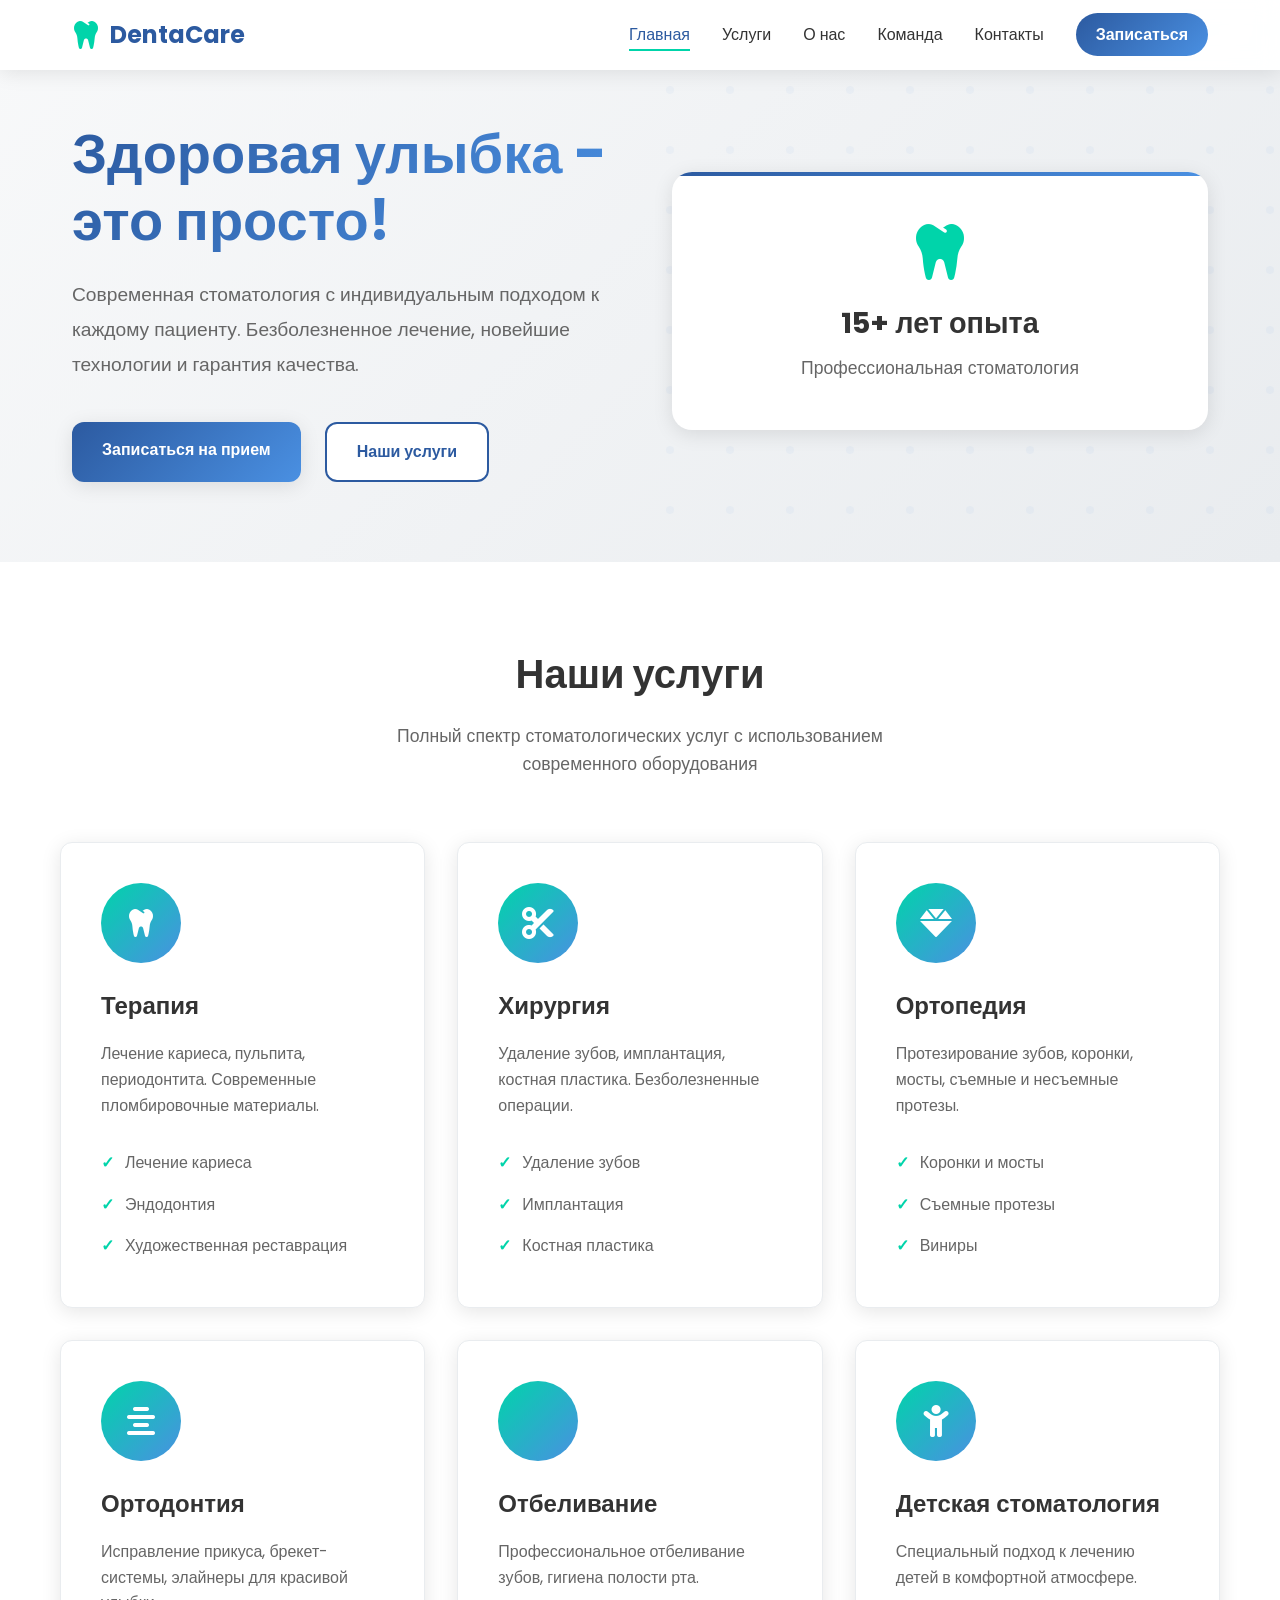
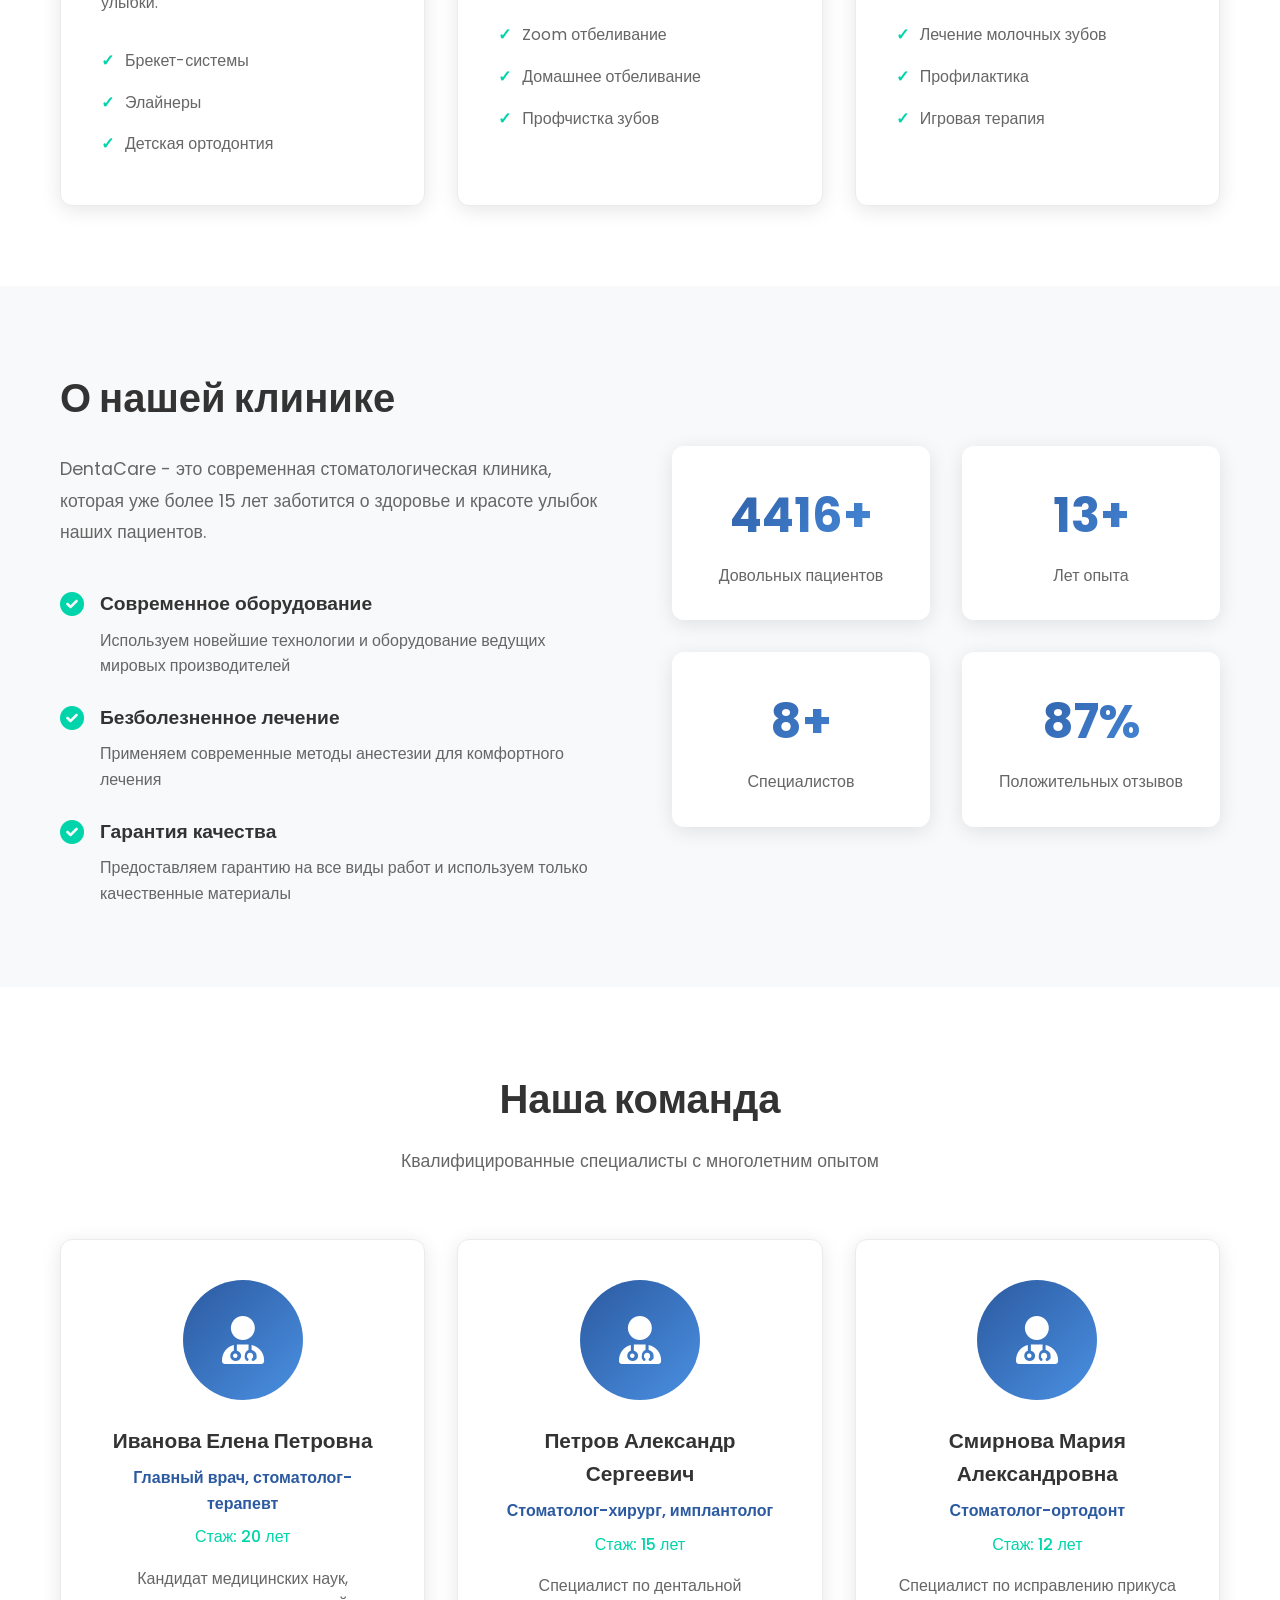
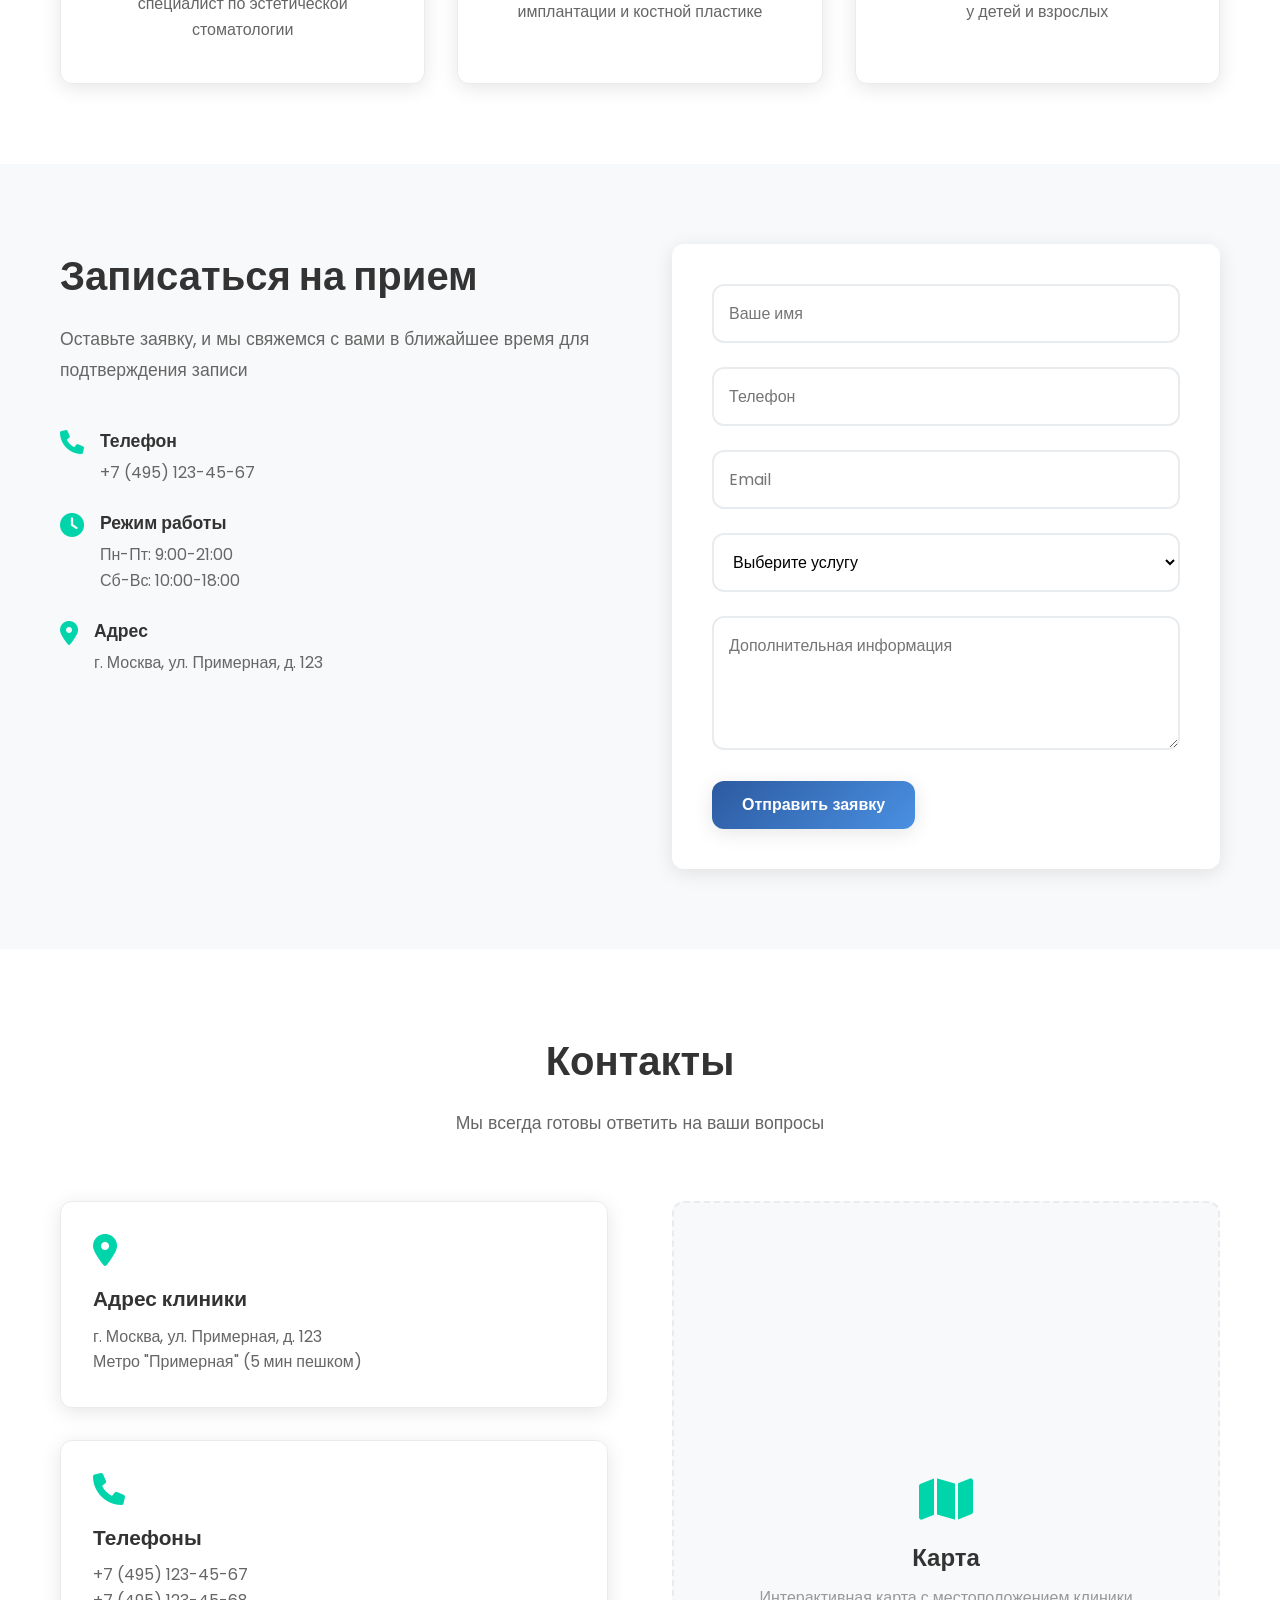
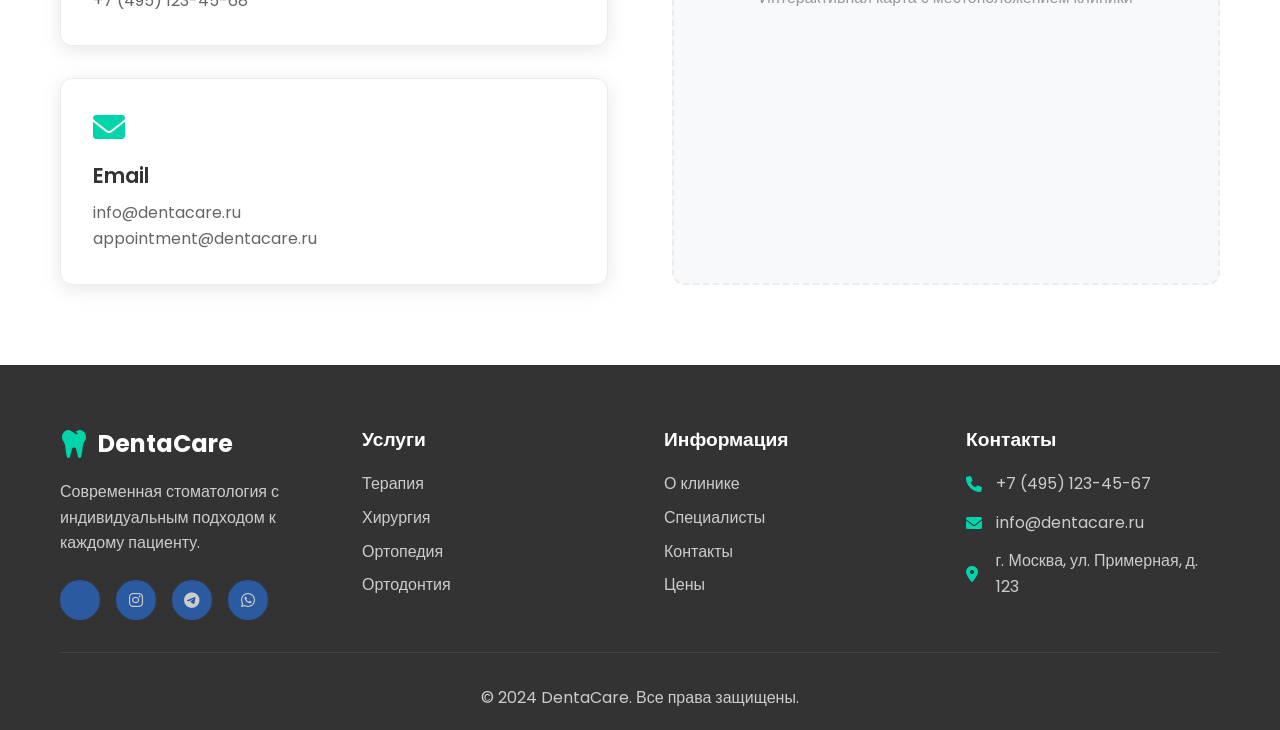
<file: index.html>
<!DOCTYPE html>
<html lang="ru">
<head>
    <meta charset="UTF-8">
    <meta name="viewport" content="width=device-width, initial-scale=1.0">
    <title>DentaCare - Современная стоматология</title>
    <link rel="stylesheet" href="styles.css">
    <link rel="preconnect" href="https://fonts.googleapis.com">
    <link rel="preconnect" href="https://fonts.gstatic.com" crossorigin>
    <link href="https://fonts.googleapis.com/css2?family=Poppins:wght@300;400;500;600;700&display=swap" rel="stylesheet">
    <link rel="stylesheet" href="https://cdnjs.cloudflare.com/ajax/libs/font-awesome/6.0.0/css/all.min.css">
</head>
<body>
    <!-- Navigation -->
    <nav class="navbar">
        <div class="nav-container">
            <div class="nav-logo">
                <i class="fas fa-tooth"></i>
                <span>DentaCare</span>
            </div>
            <ul class="nav-menu">
                <li><a href="#home" class="nav-link">Главная</a></li>
                <li><a href="#services" class="nav-link">Услуги</a></li>
                <li><a href="#about" class="nav-link">О нас</a></li>
                <li><a href="#team" class="nav-link">Команда</a></li>
                <li><a href="#contact" class="nav-link">Контакты</a></li>
                <li><a href="#appointment" class="nav-link btn-appointment">Записаться</a></li>
            </ul>
            <div class="hamburger">
                <span class="bar"></span>
                <span class="bar"></span>
                <span class="bar"></span>
            </div>
        </div>
    </nav>

    <!-- Hero Section -->
    <section id="home" class="hero">
        <div class="hero-content">
            <div class="hero-text">
                <h1>Здоровая улыбка - это просто!</h1>
                <p>Современная стоматология с индивидуальным подходом к каждому пациенту. 
                   Безболезненное лечение, новейшие технологии и гарантия качества.</p>
                <div class="hero-buttons">
                    <a href="#appointment" class="btn btn-primary">Записаться на прием</a>
                    <a href="#services" class="btn btn-secondary">Наши услуги</a>
                </div>
            </div>
            <div class="hero-image">
                <div class="hero-card">
                    <i class="fas fa-tooth hero-icon"></i>
                    <h3>15+ лет опыта</h3>
                    <p>Профессиональная стоматология</p>
                </div>
            </div>
        </div>
    </section>

    <!-- Services Section -->
    <section id="services" class="services">
        <div class="container">
            <div class="section-header">
                <h2>Наши услуги</h2>
                <p>Полный спектр стоматологических услуг с использованием современного оборудования</p>
            </div>
            <div class="services-grid">
                <div class="service-card">
                    <div class="service-icon">
                        <i class="fas fa-tooth"></i>
                    </div>
                    <h3>Терапия</h3>
                    <p>Лечение кариеса, пульпита, периодонтита. Современные пломбировочные материалы.</p>
                    <ul>
                        <li>Лечение кариеса</li>
                        <li>Эндодонтия</li>
                        <li>Художественная реставрация</li>
                    </ul>
                </div>
                <div class="service-card">
                    <div class="service-icon">
                        <i class="fas fa-cut"></i>
                    </div>
                    <h3>Хирургия</h3>
                    <p>Удаление зубов, имплантация, костная пластика. Безболезненные операции.</p>
                    <ul>
                        <li>Удаление зубов</li>
                        <li>Имплантация</li>
                        <li>Костная пластика</li>
                    </ul>
                </div>
                <div class="service-card">
                    <div class="service-icon">
                        <i class="fas fa-gem"></i>
                    </div>
                    <h3>Ортопедия</h3>
                    <p>Протезирование зубов, коронки, мосты, съемные и несъемные протезы.</p>
                    <ul>
                        <li>Коронки и мосты</li>
                        <li>Съемные протезы</li>
                        <li>Виниры</li>
                    </ul>
                </div>
                <div class="service-card">
                    <div class="service-icon">
                        <i class="fas fa-align-center"></i>
                    </div>
                    <h3>Ортодонтия</h3>
                    <p>Исправление прикуса, брекет-системы, элайнеры для красивой улыбки.</p>
                    <ul>
                        <li>Брекет-системы</li>
                        <li>Элайнеры</li>
                        <li>Детская ортодонтия</li>
                    </ul>
                </div>
                <div class="service-card">
                    <div class="service-icon">
                        <i class="fas fa-sparkles"></i>
                    </div>
                    <h3>Отбеливание</h3>
                    <p>Профессиональное отбеливание зубов, гигиена полости рта.</p>
                    <ul>
                        <li>Zoom отбеливание</li>
                        <li>Домашнее отбеливание</li>
                        <li>Профчистка зубов</li>
                    </ul>
                </div>
                <div class="service-card">
                    <div class="service-icon">
                        <i class="fas fa-child"></i>
                    </div>
                    <h3>Детская стоматология</h3>
                    <p>Специальный подход к лечению детей в комфортной атмосфере.</p>
                    <ul>
                        <li>Лечение молочных зубов</li>
                        <li>Профилактика</li>
                        <li>Игровая терапия</li>
                    </ul>
                </div>
            </div>
        </div>
    </section>

    <!-- About Section -->
    <section id="about" class="about">
        <div class="container">
            <div class="about-content">
                <div class="about-text">
                    <h2>О нашей клинике</h2>
                    <p>DentaCare - это современная стоматологическая клиника, которая уже более 15 лет заботится о здоровье и красоте улыбок наших пациентов.</p>
                    <div class="about-features">
                        <div class="feature">
                            <i class="fas fa-check-circle"></i>
                            <div>
                                <h4>Современное оборудование</h4>
                                <p>Используем новейшие технологии и оборудование ведущих мировых производителей</p>
                            </div>
                        </div>
                        <div class="feature">
                            <i class="fas fa-check-circle"></i>
                            <div>
                                <h4>Безболезненное лечение</h4>
                                <p>Применяем современные методы анестезии для комфортного лечения</p>
                            </div>
                        </div>
                        <div class="feature">
                            <i class="fas fa-check-circle"></i>
                            <div>
                                <h4>Гарантия качества</h4>
                                <p>Предоставляем гарантию на все виды работ и используем только качественные материалы</p>
                            </div>
                        </div>
                    </div>
                </div>
                <div class="about-stats">
                    <div class="stat">
                        <div class="stat-number">5000+</div>
                        <div class="stat-label">Довольных пациентов</div>
                    </div>
                    <div class="stat">
                        <div class="stat-number">15+</div>
                        <div class="stat-label">Лет опыта</div>
                    </div>
                    <div class="stat">
                        <div class="stat-number">10+</div>
                        <div class="stat-label">Специалистов</div>
                    </div>
                    <div class="stat">
                        <div class="stat-number">99%</div>
                        <div class="stat-label">Положительных отзывов</div>
                    </div>
                </div>
            </div>
        </div>
    </section>

    <!-- Team Section -->
    <section id="team" class="team">
        <div class="container">
            <div class="section-header">
                <h2>Наша команда</h2>
                <p>Квалифицированные специалисты с многолетним опытом</p>
            </div>
            <div class="team-grid">
                <div class="team-card">
                    <div class="doctor-image">
                        <i class="fas fa-user-md"></i>
                    </div>
                    <h3>Иванова Елена Петровна</h3>
                    <p class="position">Главный врач, стоматолог-терапевт</p>
                    <p class="experience">Стаж: 20 лет</p>
                    <p>Кандидат медицинских наук, специалист по эстетической стоматологии</p>
                </div>
                <div class="team-card">
                    <div class="doctor-image">
                        <i class="fas fa-user-md"></i>
                    </div>
                    <h3>Петров Александр Сергеевич</h3>
                    <p class="position">Стоматолог-хирург, имплантолог</p>
                    <p class="experience">Стаж: 15 лет</p>
                    <p>Специалист по дентальной имплантации и костной пластике</p>
                </div>
                <div class="team-card">
                    <div class="doctor-image">
                        <i class="fas fa-user-md"></i>
                    </div>
                    <h3>Смирнова Мария Александровна</h3>
                    <p class="position">Стоматолог-ортодонт</p>
                    <p class="experience">Стаж: 12 лет</p>
                    <p>Специалист по исправлению прикуса у детей и взрослых</p>
                </div>
            </div>
        </div>
    </section>

    <!-- Appointment Section -->
    <section id="appointment" class="appointment">
        <div class="container">
            <div class="appointment-content">
                <div class="appointment-info">
                    <h2>Записаться на прием</h2>
                    <p>Оставьте заявку, и мы свяжемся с вами в ближайшее время для подтверждения записи</p>
                    <div class="contact-info">
                        <div class="contact-item">
                            <i class="fas fa-phone"></i>
                            <div>
                                <h4>Телефон</h4>
                                <p>+7 (495) 123-45-67</p>
                            </div>
                        </div>
                        <div class="contact-item">
                            <i class="fas fa-clock"></i>
                            <div>
                                <h4>Режим работы</h4>
                                <p>Пн-Пт: 9:00-21:00<br>Сб-Вс: 10:00-18:00</p>
                            </div>
                        </div>
                        <div class="contact-item">
                            <i class="fas fa-map-marker-alt"></i>
                            <div>
                                <h4>Адрес</h4>
                                <p>г. Москва, ул. Примерная, д. 123</p>
                            </div>
                        </div>
                    </div>
                </div>
                <div class="appointment-form">
                    <form id="appointmentForm">
                        <div class="form-group">
                            <input type="text" id="name" name="name" placeholder="Ваше имя" required>
                        </div>
                        <div class="form-group">
                            <input type="tel" id="phone" name="phone" placeholder="Телефон" required>
                        </div>
                        <div class="form-group">
                            <input type="email" id="email" name="email" placeholder="Email">
                        </div>
                        <div class="form-group">
                            <select id="service" name="service" required>
                                <option value="">Выберите услугу</option>
                                <option value="therapy">Терапия</option>
                                <option value="surgery">Хирургия</option>
                                <option value="orthopedics">Ортопедия</option>
                                <option value="orthodontics">Ортодонтия</option>
                                <option value="whitening">Отбеливание</option>
                                <option value="children">Детская стоматология</option>
                            </select>
                        </div>
                        <div class="form-group">
                            <textarea id="message" name="message" placeholder="Дополнительная информация" rows="4"></textarea>
                        </div>
                        <button type="submit" class="btn btn-primary">Отправить заявку</button>
                    </form>
                </div>
            </div>
        </div>
    </section>

    <!-- Contact Section -->
    <section id="contact" class="contact">
        <div class="container">
            <div class="section-header">
                <h2>Контакты</h2>
                <p>Мы всегда готовы ответить на ваши вопросы</p>
            </div>
            <div class="contact-content">
                <div class="contact-details">
                    <div class="contact-card">
                        <i class="fas fa-map-marker-alt"></i>
                        <h3>Адрес клиники</h3>
                        <p>г. Москва, ул. Примерная, д. 123<br>Метро "Примерная" (5 мин пешком)</p>
                    </div>
                    <div class="contact-card">
                        <i class="fas fa-phone"></i>
                        <h3>Телефоны</h3>
                        <p>+7 (495) 123-45-67<br>+7 (495) 123-45-68</p>
                    </div>
                    <div class="contact-card">
                        <i class="fas fa-envelope"></i>
                        <h3>Email</h3>
                        <p>info@dentacare.ru<br>appointment@dentacare.ru</p>
                    </div>
                </div>
                <div class="map-placeholder">
                    <div class="map-content">
                        <i class="fas fa-map"></i>
                        <h3>Карта</h3>
                        <p>Интерактивная карта с местоположением клиники</p>
                    </div>
                </div>
            </div>
        </div>
    </section>

    <!-- Footer -->
    <footer class="footer">
        <div class="container">
            <div class="footer-content">
                <div class="footer-section">
                    <div class="footer-logo">
                        <i class="fas fa-tooth"></i>
                        <span>DentaCare</span>
                    </div>
                    <p>Современная стоматология с индивидуальным подходом к каждому пациенту.</p>
                    <div class="social-links">
                        <a href="#"><i class="fab fa-vkontakte"></i></a>
                        <a href="#"><i class="fab fa-instagram"></i></a>
                        <a href="#"><i class="fab fa-telegram"></i></a>
                        <a href="#"><i class="fab fa-whatsapp"></i></a>
                    </div>
                </div>
                <div class="footer-section">
                    <h3>Услуги</h3>
                    <ul>
                        <li><a href="#services">Терапия</a></li>
                        <li><a href="#services">Хирургия</a></li>
                        <li><a href="#services">Ортопедия</a></li>
                        <li><a href="#services">Ортодонтия</a></li>
                    </ul>
                </div>
                <div class="footer-section">
                    <h3>Информация</h3>
                    <ul>
                        <li><a href="#about">О клинике</a></li>
                        <li><a href="#team">Специалисты</a></li>
                        <li><a href="#contact">Контакты</a></li>
                        <li><a href="#">Цены</a></li>
                    </ul>
                </div>
                <div class="footer-section">
                    <h3>Контакты</h3>
                    <div class="footer-contact">
                        <p><i class="fas fa-phone"></i> +7 (495) 123-45-67</p>
                        <p><i class="fas fa-envelope"></i> info@dentacare.ru</p>
                        <p><i class="fas fa-map-marker-alt"></i> г. Москва, ул. Примерная, д. 123</p>
                    </div>
                </div>
            </div>
            <div class="footer-bottom">
                <p>&copy; 2024 DentaCare. Все права защищены.</p>
            </div>
        </div>
    </footer>

    <script src="script.js"></script>
</body>
</html>
</file>
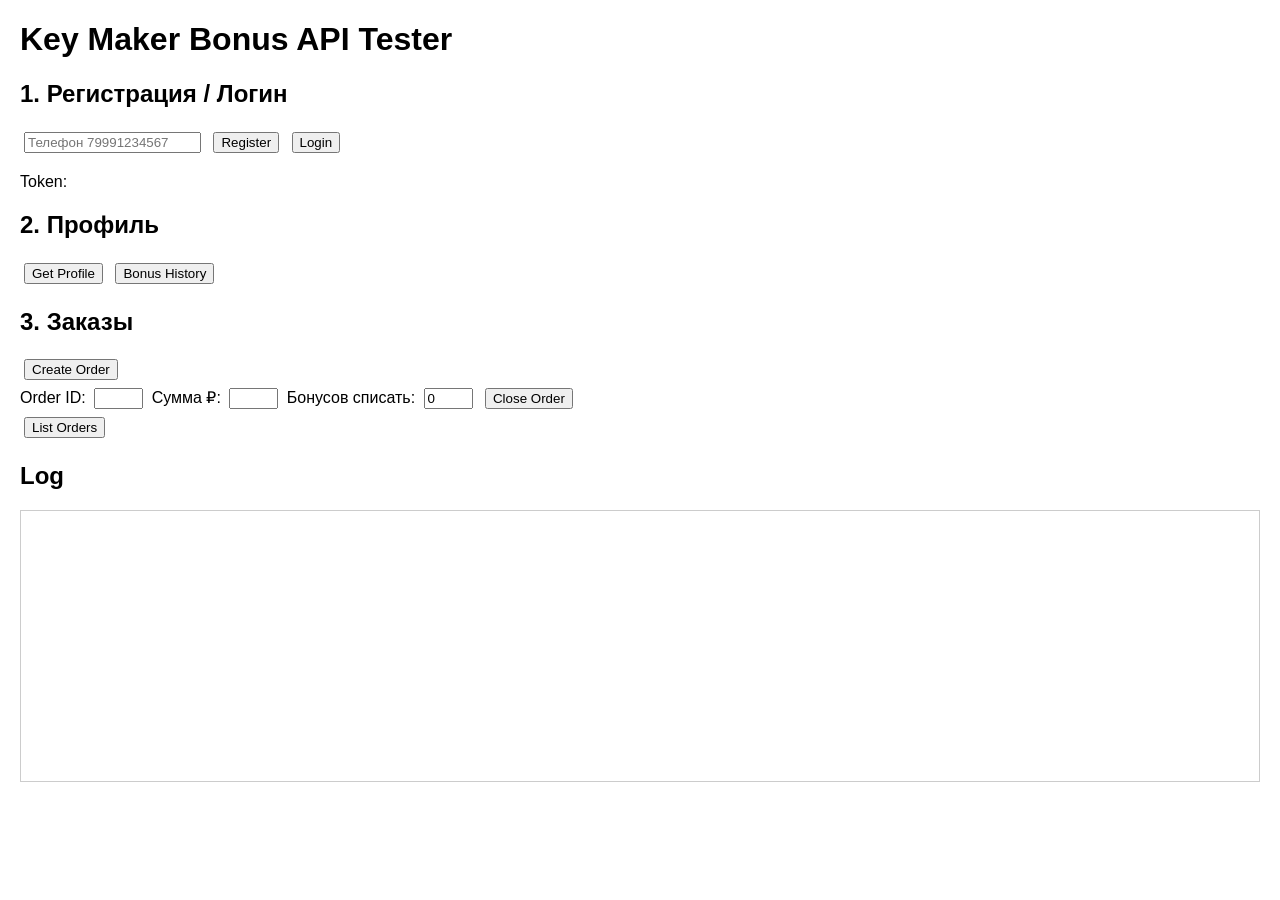
<file: app/static/index.html>
<!DOCTYPE html>
<html lang="ru">
<head>
  <meta charset="UTF-8" />
  <title>Key Maker Bonus Tester</title>
  <style>
    body { font-family: Arial, sans-serif; margin: 20px; }
    input, button { margin: 4px; }
    #log { white-space: pre-wrap; border: 1px solid #ccc; padding: 10px; height: 250px; overflow-y: auto; }
  </style>
</head>
<body>
  <h1>Key Maker Bonus API Tester</h1>

  <section>
    <h2>1. Регистрация / Логин</h2>
    <input type="text" id="phone" placeholder="Телефон 79991234567" />
    <button onclick="register()">Register</button>
    <button onclick="login()">Login</button>
    <p>Token: <span id="token"></span></p>
  </section>

  <section>
    <h2>2. Профиль</h2>
    <button onclick="getProfile()">Get Profile</button>
    <button onclick="getTransactions()">Bonus History</button>
  </section>

  <section>
    <h2>3. Заказы</h2>
    <button onclick="createOrder()">Create Order</button><br />
    Order ID: <input id="orderId" size="4" /> Сумма ₽: <input id="amount" size="4" /> Бонусов списать: <input id="bonusSpend" size="4" value="0" />
    <button onclick="closeOrder()">Close Order</button><br />
    <button onclick="listOrders()">List Orders</button>
  </section>

  <h2>Log</h2>
  <div id="log"></div>

  <script>
    const apiBase = ""; // same origin

    function log(msg) {
      const el = document.getElementById('log');
      el.textContent += `\n${msg}`;
      el.scrollTop = el.scrollHeight;
    }

    function setToken(tok) {
      localStorage.setItem('token', tok);
      document.getElementById('token').textContent = tok.slice(0, 40) + '...';
    }

    function getHeaders() {
      const token = localStorage.getItem('token');
      return token ? { 'Authorization': `Bearer ${token}`, 'Content-Type': 'application/json' } : { 'Content-Type': 'application/json' };
    }

    async function register() {
      const phone = document.getElementById('phone').value.trim();
      const res = await fetch(apiBase + '/auth/register', {
        method: 'POST',
        headers: { 'Content-Type': 'application/json' },
        body: JSON.stringify({ phone })
      });
      const data = await res.json();
      if (res.ok) { setToken(data.access_token); log('Registered OK'); }
      else { log('Register error: ' + JSON.stringify(data)); }
    }

    async function login() {
      const phone = document.getElementById('phone').value.trim();
      const res = await fetch(apiBase + '/auth/login', {
        method: 'POST',
        headers: { 'Content-Type': 'application/json' },
        body: JSON.stringify({ phone })
      });
      const data = await res.json();
      if (res.ok) { setToken(data.access_token); log('Logged in'); }
      else { log('Login error: ' + JSON.stringify(data)); }
    }

    async function getProfile() {
      const res = await fetch(apiBase + '/profile', { headers: getHeaders() });
      log('Profile: ' + JSON.stringify(await res.json()));
    }

    async function getTransactions() {
      const res = await fetch(apiBase + '/profile/transactions', { headers: getHeaders() });
      log('Transactions: ' + JSON.stringify(await res.json()));
    }

    async function createOrder() {
      const res = await fetch(apiBase + '/orders', {
        method: 'POST',
        headers: getHeaders(),
        body: JSON.stringify({ amount_rub: 0 })
      });
      const data = await res.json();
      log('Order created: ' + JSON.stringify(data));
      document.getElementById('orderId').value = data.id;
    }

    async function closeOrder() {
      const id = document.getElementById('orderId').value;
      const amount = parseInt(document.getElementById('amount').value || '0');
      const spend = parseInt(document.getElementById('bonusSpend').value || '0');
      const res = await fetch(apiBase + `/orders/${id}/close`, {
        method: 'POST',
        headers: getHeaders(),
        body: JSON.stringify({ amount_rub: amount, bonus_to_spend: spend })
      });
      log('Close order resp: ' + JSON.stringify(await res.json()));
    }

    async function listOrders() {
      const res = await fetch(apiBase + '/orders', { headers: getHeaders() });
      log('Orders: ' + JSON.stringify(await res.json()));
    }
  </script>
</body>
</html>
</file>
<file: styles.css>
* {
    margin: 0;
    padding: 0;
    box-sizing: border-box;
}

:root {
    --primary-color: #2c5aa0;
    --secondary-color: #4a90e2;
    --accent-color: #00d4aa;
    --text-dark: #333333;
    --text-light: #666666;
    --text-muted: #999999;
    --white: #ffffff;
    --light-bg: #f8f9fa;
    --border-color: #e9ecef;
    --shadow: 0 4px 20px rgba(0, 0, 0, 0.1);
    --shadow-hover: 0 8px 30px rgba(0, 0, 0, 0.15);
    --gradient: linear-gradient(135deg, var(--primary-color), var(--secondary-color));
    --border-radius: 12px;
    --transition: all 0.3s ease;
}

body {
    font-family: 'Poppins', sans-serif;
    line-height: 1.6;
    color: var(--text-dark);
}

html {
    scroll-behavior: smooth;
}

.container {
    max-width: 1200px;
    margin: 0 auto;
    padding: 0 20px;
}

/* Navigation */
.navbar {
    position: fixed;
    top: 0;
    width: 100%;
    background: rgba(255, 255, 255, 0.95);
    backdrop-filter: blur(10px);
    z-index: 1000;
    transition: var(--transition);
    box-shadow: 0 2px 20px rgba(0, 0, 0, 0.1);
}

.nav-container {
    display: flex;
    justify-content: space-between;
    align-items: center;
    padding: 1rem 2rem;
    max-width: 1200px;
    margin: 0 auto;
}

.nav-logo {
    display: flex;
    align-items: center;
    gap: 10px;
    font-size: 1.5rem;
    font-weight: 700;
    color: var(--primary-color);
}

.nav-logo i {
    font-size: 2rem;
    color: var(--accent-color);
}

.nav-menu {
    display: flex;
    list-style: none;
    gap: 2rem;
    align-items: center;
}

.nav-link {
    text-decoration: none;
    color: var(--text-dark);
    font-weight: 500;
    transition: var(--transition);
    position: relative;
}

.nav-link:hover {
    color: var(--primary-color);
}

.nav-link::after {
    content: '';
    position: absolute;
    bottom: -5px;
    left: 0;
    width: 0;
    height: 2px;
    background: var(--accent-color);
    transition: var(--transition);
}

.nav-link:hover::after {
    width: 100%;
}

.btn-appointment {
    background: var(--gradient);
    color: var(--white) !important;
    padding: 10px 20px;
    border-radius: 25px;
    font-weight: 600;
}

.btn-appointment::after {
    display: none;
}

.btn-appointment:hover {
    transform: translateY(-2px);
    box-shadow: var(--shadow-hover);
}

.hamburger {
    display: none;
    flex-direction: column;
    cursor: pointer;
}

.bar {
    width: 25px;
    height: 3px;
    background: var(--text-dark);
    margin: 3px 0;
    transition: var(--transition);
}

/* Hero Section */
.hero {
    padding: 120px 0 80px;
    background: linear-gradient(135deg, #f8f9fa 0%, #e9ecef 100%);
    position: relative;
    overflow: hidden;
}

.hero::before {
    content: '';
    position: absolute;
    top: 0;
    right: 0;
    width: 50%;
    height: 100%;
    background: url("data:image/svg+xml,%3Csvg width='60' height='60' viewBox='0 0 60 60' xmlns='http://www.w3.org/2000/svg'%3E%3Cg fill='none' fill-rule='evenodd'%3E%3Cg fill='%234a90e2' fill-opacity='0.05'%3E%3Ccircle cx='30' cy='30' r='4'/%3E%3C/g%3E%3C/g%3E%3C/svg%3E") repeat;
}

.hero-content {
    display: grid;
    grid-template-columns: 1fr 1fr;
    gap: 4rem;
    align-items: center;
    max-width: 1200px;
    margin: 0 auto;
    padding: 0 2rem;
    position: relative;
    z-index: 1;
}

.hero-text h1 {
    font-size: 3.5rem;
    font-weight: 700;
    line-height: 1.2;
    margin-bottom: 1.5rem;
    background: var(--gradient);
    -webkit-background-clip: text;
    -webkit-text-fill-color: transparent;
    background-clip: text;
}

.hero-text p {
    font-size: 1.2rem;
    color: var(--text-light);
    margin-bottom: 2.5rem;
    line-height: 1.8;
}

.hero-buttons {
    display: flex;
    gap: 1.5rem;
}

.btn {
    display: inline-block;
    padding: 15px 30px;
    text-decoration: none;
    border-radius: var(--border-radius);
    font-weight: 600;
    transition: var(--transition);
    border: none;
    cursor: pointer;
    font-size: 1rem;
}

.btn-primary {
    background: var(--gradient);
    color: var(--white);
    box-shadow: var(--shadow);
}

.btn-primary:hover {
    transform: translateY(-3px);
    box-shadow: var(--shadow-hover);
}

.btn-secondary {
    background: var(--white);
    color: var(--primary-color);
    border: 2px solid var(--primary-color);
}

.btn-secondary:hover {
    background: var(--primary-color);
    color: var(--white);
}

.hero-card {
    background: var(--white);
    padding: 3rem 2rem;
    border-radius: 20px;
    box-shadow: var(--shadow);
    text-align: center;
    position: relative;
    overflow: hidden;
}

.hero-card::before {
    content: '';
    position: absolute;
    top: 0;
    left: 0;
    right: 0;
    height: 4px;
    background: var(--gradient);
}

.hero-icon {
    font-size: 4rem;
    color: var(--accent-color);
    margin-bottom: 1rem;
}

.hero-card h3 {
    font-size: 1.8rem;
    font-weight: 700;
    margin-bottom: 0.5rem;
    color: var(--text-dark);
}

.hero-card p {
    color: var(--text-light);
    font-size: 1.1rem;
}

/* Section Header */
.section-header {
    text-align: center;
    margin-bottom: 4rem;
}

.section-header h2 {
    font-size: 2.5rem;
    font-weight: 700;
    margin-bottom: 1rem;
    color: var(--text-dark);
}

.section-header p {
    font-size: 1.1rem;
    color: var(--text-light);
    max-width: 600px;
    margin: 0 auto;
}

/* Services Section */
.services {
    padding: 80px 0;
    background: var(--white);
}

.services-grid {
    display: grid;
    grid-template-columns: repeat(auto-fit, minmax(350px, 1fr));
    gap: 2rem;
}

.service-card {
    background: var(--white);
    padding: 2.5rem;
    border-radius: var(--border-radius);
    box-shadow: var(--shadow);
    transition: var(--transition);
    border: 1px solid var(--border-color);
    position: relative;
    overflow: hidden;
}

.service-card::before {
    content: '';
    position: absolute;
    top: 0;
    left: 0;
    right: 0;
    height: 3px;
    background: var(--gradient);
    transform: scaleX(0);
    transition: var(--transition);
}

.service-card:hover::before {
    transform: scaleX(1);
}

.service-card:hover {
    transform: translateY(-5px);
    box-shadow: var(--shadow-hover);
}

.service-icon {
    width: 80px;
    height: 80px;
    background: linear-gradient(135deg, var(--accent-color), var(--secondary-color));
    border-radius: 50%;
    display: flex;
    align-items: center;
    justify-content: center;
    margin-bottom: 1.5rem;
}

.service-icon i {
    font-size: 2rem;
    color: var(--white);
}

.service-card h3 {
    font-size: 1.5rem;
    font-weight: 600;
    margin-bottom: 1rem;
    color: var(--text-dark);
}

.service-card > p {
    color: var(--text-light);
    margin-bottom: 1.5rem;
    line-height: 1.6;
}

.service-card ul {
    list-style: none;
}

.service-card li {
    padding: 0.5rem 0;
    color: var(--text-light);
    position: relative;
    padding-left: 1.5rem;
}

.service-card li::before {
    content: '✓';
    position: absolute;
    left: 0;
    color: var(--accent-color);
    font-weight: bold;
}

/* About Section */
.about {
    padding: 80px 0;
    background: var(--light-bg);
}

.about-content {
    display: grid;
    grid-template-columns: 1fr 1fr;
    gap: 4rem;
    align-items: center;
}

.about-text h2 {
    font-size: 2.5rem;
    font-weight: 700;
    margin-bottom: 1.5rem;
    color: var(--text-dark);
}

.about-text > p {
    font-size: 1.1rem;
    color: var(--text-light);
    margin-bottom: 2.5rem;
    line-height: 1.8;
}

.about-features {
    display: flex;
    flex-direction: column;
    gap: 1.5rem;
}

.feature {
    display: flex;
    align-items: flex-start;
    gap: 1rem;
}

.feature i {
    font-size: 1.5rem;
    color: var(--accent-color);
    margin-top: 0.2rem;
}

.feature h4 {
    font-size: 1.2rem;
    font-weight: 600;
    margin-bottom: 0.5rem;
    color: var(--text-dark);
}

.feature p {
    color: var(--text-light);
    line-height: 1.6;
}

.about-stats {
    display: grid;
    grid-template-columns: 1fr 1fr;
    gap: 2rem;
}

.stat {
    background: var(--white);
    padding: 2rem;
    border-radius: var(--border-radius);
    text-align: center;
    box-shadow: var(--shadow);
    transition: var(--transition);
}

.stat:hover {
    transform: translateY(-5px);
    box-shadow: var(--shadow-hover);
}

.stat-number {
    font-size: 3rem;
    font-weight: 700;
    background: var(--gradient);
    -webkit-background-clip: text;
    -webkit-text-fill-color: transparent;
    background-clip: text;
    margin-bottom: 0.5rem;
}

.stat-label {
    color: var(--text-light);
    font-weight: 500;
}

/* Team Section */
.team {
    padding: 80px 0;
    background: var(--white);
}

.team-grid {
    display: grid;
    grid-template-columns: repeat(auto-fit, minmax(300px, 1fr));
    gap: 2rem;
}

.team-card {
    background: var(--white);
    padding: 2.5rem;
    border-radius: var(--border-radius);
    box-shadow: var(--shadow);
    text-align: center;
    transition: var(--transition);
    border: 1px solid var(--border-color);
}

.team-card:hover {
    transform: translateY(-5px);
    box-shadow: var(--shadow-hover);
}

.doctor-image {
    width: 120px;
    height: 120px;
    background: var(--gradient);
    border-radius: 50%;
    display: flex;
    align-items: center;
    justify-content: center;
    margin: 0 auto 1.5rem;
}

.doctor-image i {
    font-size: 3rem;
    color: var(--white);
}

.team-card h3 {
    font-size: 1.3rem;
    font-weight: 600;
    margin-bottom: 0.5rem;
    color: var(--text-dark);
}

.position {
    color: var(--primary-color);
    font-weight: 600;
    margin-bottom: 0.5rem;
}

.experience {
    color: var(--accent-color);
    font-weight: 500;
    margin-bottom: 1rem;
}

.team-card > p:last-child {
    color: var(--text-light);
    line-height: 1.6;
}

/* Appointment Section */
.appointment {
    padding: 80px 0;
    background: var(--light-bg);
}

.appointment-content {
    display: grid;
    grid-template-columns: 1fr 1fr;
    gap: 4rem;
    align-items: flex-start;
}

.appointment-info h2 {
    font-size: 2.5rem;
    font-weight: 700;
    margin-bottom: 1rem;
    color: var(--text-dark);
}

.appointment-info > p {
    font-size: 1.1rem;
    color: var(--text-light);
    margin-bottom: 2.5rem;
    line-height: 1.8;
}

.contact-info {
    display: flex;
    flex-direction: column;
    gap: 1.5rem;
}

.contact-item {
    display: flex;
    align-items: flex-start;
    gap: 1rem;
}

.contact-item i {
    font-size: 1.5rem;
    color: var(--accent-color);
    margin-top: 0.2rem;
}

.contact-item h4 {
    font-size: 1.1rem;
    font-weight: 600;
    margin-bottom: 0.3rem;
    color: var(--text-dark);
}

.contact-item p {
    color: var(--text-light);
    line-height: 1.6;
}

.appointment-form {
    background: var(--white);
    padding: 2.5rem;
    border-radius: var(--border-radius);
    box-shadow: var(--shadow);
}

.form-group {
    margin-bottom: 1.5rem;
}

.form-group input,
.form-group select,
.form-group textarea {
    width: 100%;
    padding: 15px;
    border: 2px solid var(--border-color);
    border-radius: var(--border-radius);
    font-family: inherit;
    font-size: 1rem;
    transition: var(--transition);
    background: var(--white);
}

.form-group input:focus,
.form-group select:focus,
.form-group textarea:focus {
    outline: none;
    border-color: var(--primary-color);
    box-shadow: 0 0 0 3px rgba(44, 90, 160, 0.1);
}

.form-group textarea {
    resize: vertical;
    min-height: 120px;
}

/* Contact Section */
.contact {
    padding: 80px 0;
    background: var(--white);
}

.contact-content {
    display: grid;
    grid-template-columns: 1fr 1fr;
    gap: 4rem;
}

.contact-details {
    display: flex;
    flex-direction: column;
    gap: 2rem;
}

.contact-card {
    background: var(--white);
    padding: 2rem;
    border-radius: var(--border-radius);
    box-shadow: var(--shadow);
    border: 1px solid var(--border-color);
    transition: var(--transition);
}

.contact-card:hover {
    transform: translateY(-3px);
    box-shadow: var(--shadow-hover);
}

.contact-card i {
    font-size: 2rem;
    color: var(--accent-color);
    margin-bottom: 1rem;
}

.contact-card h3 {
    font-size: 1.3rem;
    font-weight: 600;
    margin-bottom: 0.5rem;
    color: var(--text-dark);
}

.contact-card p {
    color: var(--text-light);
    line-height: 1.6;
}

.map-placeholder {
    background: var(--light-bg);
    border-radius: var(--border-radius);
    display: flex;
    align-items: center;
    justify-content: center;
    min-height: 300px;
    border: 2px dashed var(--border-color);
}

.map-content {
    text-align: center;
    color: var(--text-muted);
}

.map-content i {
    font-size: 3rem;
    margin-bottom: 1rem;
    color: var(--accent-color);
}

.map-content h3 {
    font-size: 1.5rem;
    margin-bottom: 0.5rem;
    color: var(--text-dark);
}

/* Footer */
.footer {
    background: var(--text-dark);
    color: var(--white);
    padding: 60px 0 20px;
}

.footer-content {
    display: grid;
    grid-template-columns: repeat(auto-fit, minmax(250px, 1fr));
    gap: 3rem;
    margin-bottom: 2rem;
}

.footer-logo {
    display: flex;
    align-items: center;
    gap: 10px;
    font-size: 1.5rem;
    font-weight: 700;
    margin-bottom: 1rem;
}

.footer-logo i {
    font-size: 2rem;
    color: var(--accent-color);
}

.footer-section p {
    margin-bottom: 1.5rem;
    line-height: 1.6;
    color: #cccccc;
}

.footer-section h3 {
    font-size: 1.2rem;
    font-weight: 600;
    margin-bottom: 1rem;
    color: var(--white);
}

.footer-section ul {
    list-style: none;
}

.footer-section li {
    margin-bottom: 0.5rem;
}

.footer-section a {
    color: #cccccc;
    text-decoration: none;
    transition: var(--transition);
}

.footer-section a:hover {
    color: var(--accent-color);
}

.social-links {
    display: flex;
    gap: 1rem;
}

.social-links a {
    width: 40px;
    height: 40px;
    background: var(--primary-color);
    border-radius: 50%;
    display: flex;
    align-items: center;
    justify-content: center;
    transition: var(--transition);
}

.social-links a:hover {
    background: var(--accent-color);
    transform: translateY(-2px);
}

.footer-contact p {
    display: flex;
    align-items: center;
    gap: 10px;
    margin-bottom: 0.8rem;
}

.footer-contact i {
    color: var(--accent-color);
    width: 20px;
}

.footer-bottom {
    border-top: 1px solid #444;
    padding-top: 2rem;
    text-align: center;
}

.footer-bottom p {
    color: #cccccc;
    margin: 0;
}

/* Responsive Design */
@media (max-width: 1024px) {
    .hero-content,
    .about-content,
    .appointment-content,
    .contact-content {
        grid-template-columns: 1fr;
        gap: 2rem;
    }
    
    .hero-text h1 {
        font-size: 2.5rem;
    }
    
    .services-grid {
        grid-template-columns: repeat(auto-fit, minmax(300px, 1fr));
    }
}

@media (max-width: 768px) {
    .nav-menu {
        position: fixed;
        left: -100%;
        top: 70px;
        flex-direction: column;
        background-color: rgba(255, 255, 255, 0.98);
        width: 100%;
        text-align: center;
        transition: var(--transition);
        box-shadow: var(--shadow);
        padding: 2rem 0;
        backdrop-filter: blur(10px);
    }

    .nav-menu.active {
        left: 0;
    }

    .hamburger {
        display: flex;
    }

    .hamburger.active .bar:nth-child(2) {
        opacity: 0;
    }

    .hamburger.active .bar:nth-child(1) {
        transform: translateY(8px) rotate(45deg);
    }

    .hamburger.active .bar:nth-child(3) {
        transform: translateY(-8px) rotate(-45deg);
    }

    .hero-text h1 {
        font-size: 2rem;
    }

    .hero-buttons {
        flex-direction: column;
        gap: 1rem;
    }

    .btn {
        text-align: center;
    }

    .services-grid {
        grid-template-columns: 1fr;
    }

    .service-card {
        padding: 2rem;
    }

    .about-stats {
        grid-template-columns: 1fr;
    }

    .team-grid {
        grid-template-columns: 1fr;
    }

    .footer-content {
        grid-template-columns: 1fr;
        gap: 2rem;
    }

    .container {
        padding: 0 15px;
    }

    .section-header h2 {
        font-size: 2rem;
    }
}

@media (max-width: 480px) {
    .hero {
        padding: 100px 0 60px;
    }

    .hero-text h1 {
        font-size: 1.8rem;
    }

    .hero-text p {
        font-size: 1rem;
    }

    .btn {
        padding: 12px 20px;
        font-size: 0.9rem;
    }

    .service-card,
    .team-card,
    .appointment-form {
        padding: 1.5rem;
    }

    .hero-card {
        padding: 2rem 1.5rem;
    }

    .about-stats .stat {
        padding: 1.5rem;
    }

    .stat-number {
        font-size: 2rem;
    }
}

/* Animation Classes */
@keyframes fadeInUp {
    from {
        opacity: 0;
        transform: translateY(30px);
    }
    to {
        opacity: 1;
        transform: translateY(0);
    }
}

.fade-in-up {
    animation: fadeInUp 0.6s ease-out;
}

/* Utility Classes */
.text-center {
    text-align: center;
}

.mb-0 {
    margin-bottom: 0;
}

.mt-0 {
    margin-top: 0;
}

/* Form Success/Error States */
.form-success {
    background-color: #d4edda;
    border: 1px solid #c3e6cb;
    color: #155724;
    padding: 15px;
    border-radius: var(--border-radius);
    margin-bottom: 1rem;
}

.form-error {
    background-color: #f8d7da;
    border: 1px solid #f5c6cb;
    color: #721c24;
    padding: 15px;
    border-radius: var(--border-radius);
    margin-bottom: 1rem;
}
</file>
